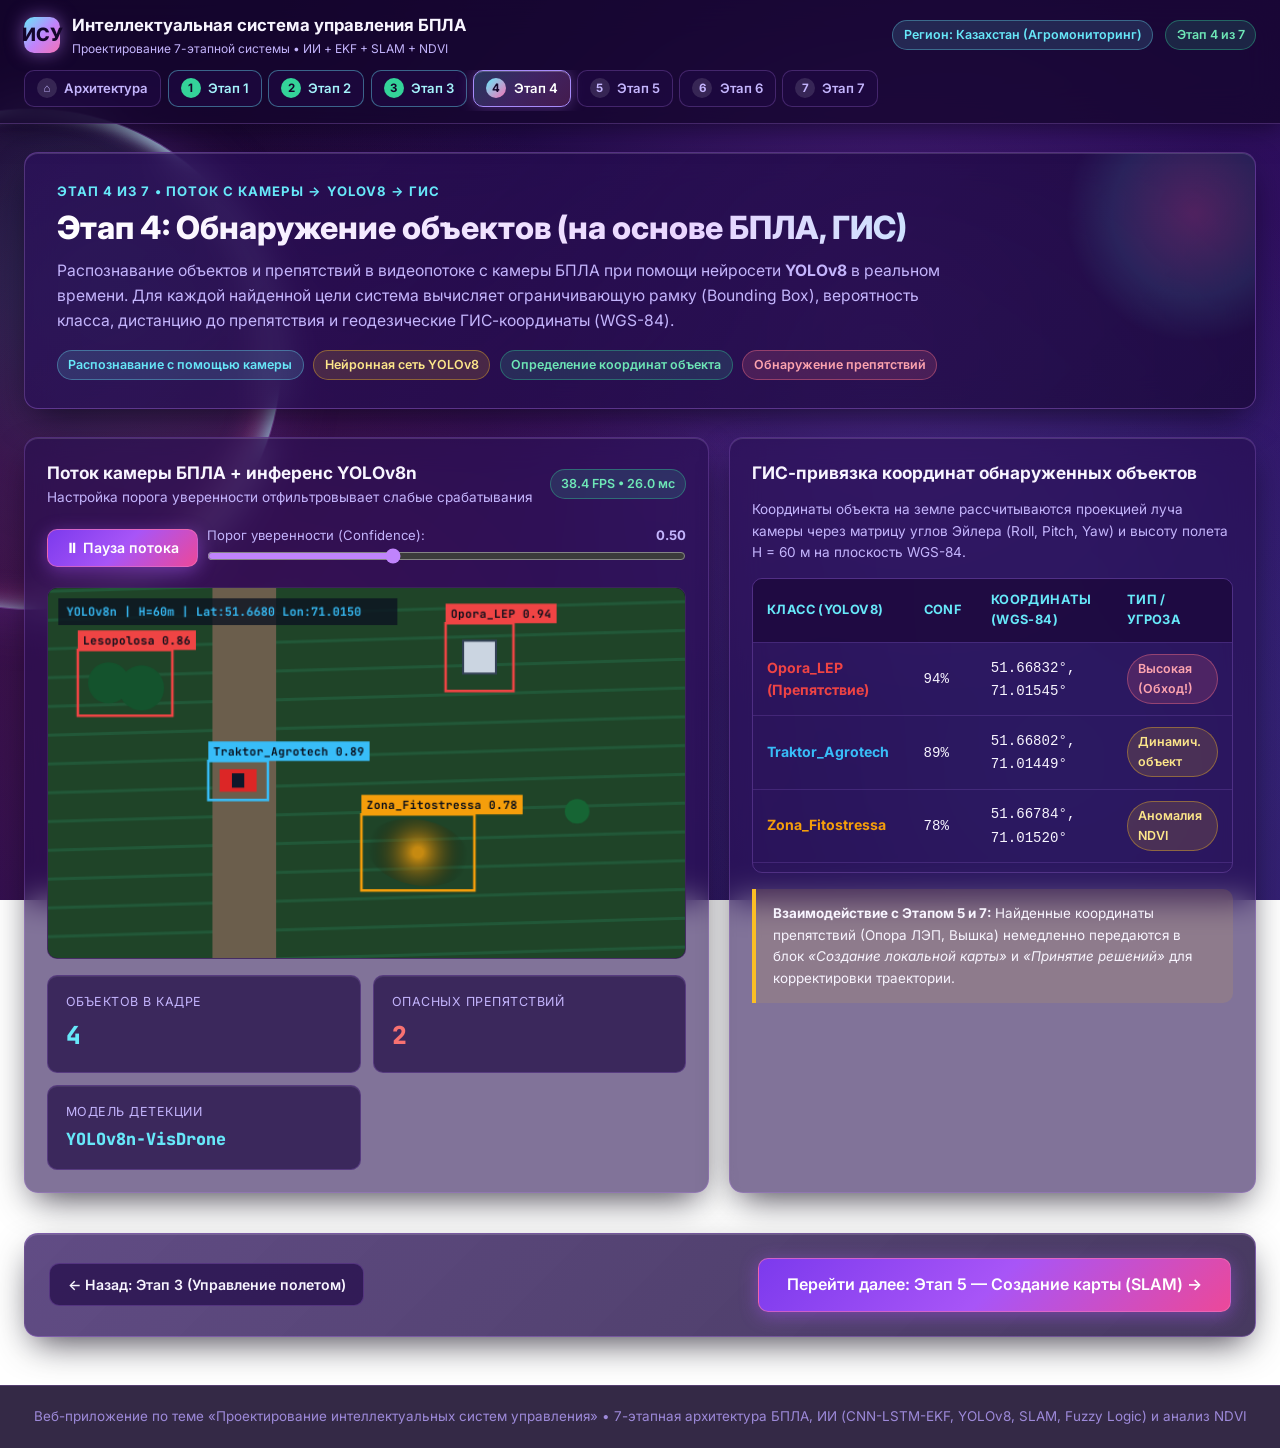
<file: stage4.html>
<!DOCTYPE html>
<html lang="ru">
<head>
  <meta charset="UTF-8" />
  <meta name="viewport" content="width=device-width, initial-scale=1.0" />
  <title>Этап 4: Обнаружение объектов (YOLOv8) — ИСУ БПЛА</title>
  <link href="https://fonts.googleapis.com/css2?family=Inter:wght@400;500;600;700;800&family=JetBrains+Mono:wght@400;600;700&display=swap" rel="stylesheet">
  <link rel="stylesheet" href="assets/style.css" />
</head>
<body>
  <header id="app-header" class="site-header"></header>

  <main class="container">
    <section class="hero">
      <div class="hero-kicker">Этап 4 из 7 • Поток с камеры → YOLOv8 → ГИС</div>
      <h1>Этап 4: Обнаружение объектов (на основе БПЛА, ГИС)</h1>
      <p>
        Распознавание объектов и препятствий в видеопотоке с камеры БПЛА при помощи нейросети <strong>YOLOv8</strong>
        в реальном времени. Для каждой найденной цели система вычисляет ограничивающую рамку (Bounding Box),
        вероятность класса, дистанцию до препятствия и геодезические ГИС-координаты (WGS-84).
      </p>
      <div class="hero-tasks">
        <span class="badge">Распознавание с помощью камеры</span>
        <span class="badge badge-amber">Нейронная сеть YOLOv8</span>
        <span class="badge badge-green">Определение координат объекта</span>
        <span class="badge badge-red">Обнаружение препятствий</span>
      </div>
    </section>

    <div class="grid grid-2" style="grid-template-columns: 1.3fr 1fr;">
      <!-- Видеопоток YOLOv8 -->
      <div class="card">
        <div class="card-header">
          <div>
            <div class="card-title">Поток камеры БПЛА + инференс YOLOv8n</div>
            <div class="card-subtitle">Настройка порога уверенности отфильтровывает слабые срабатывания</div>
          </div>
          <span class="badge badge-green" id="yolo-fps">38.4 FPS • 26.0 мс</span>
        </div>

        <div class="controls-row">
          <button class="btn btn-primary" id="btn-yolo-toggle">⏸ Пауза потока</button>
          <div style="flex:1; min-width:200px;">
            <label style="font-size:0.82rem; color:var(--text-muted); display:flex; justify-content:space-between;">
              <span>Порог уверенности (Confidence):</span>
              <strong id="conf-val">0.50</strong>
            </label>
            <input type="range" id="yolo-conf" min="0.25" max="0.90" step="0.05" value="0.50" />
          </div>
        </div>

        <div class="canvas-wrap">
          <canvas id="yolo-canvas" width="620" height="360" class="sim-canvas"></canvas>
        </div>

        <div class="grid grid-3" style="gap:0.75rem; margin-top:1rem;">
          <div class="kpi-card">
            <div class="kpi-label">Объектов в кадре</div>
            <div class="kpi-val" id="yolo-count">4</div>
          </div>
          <div class="kpi-card">
            <div class="kpi-label">Опасных препятствий</div>
            <div class="kpi-val" id="yolo-obs-cnt" style="color:#f87171;">2</div>
          </div>
          <div class="kpi-card">
            <div class="kpi-label">Модель детекции</div>
            <div class="kpi-val" style="font-size:1.05rem;">YOLOv8n-VisDrone</div>
          </div>
        </div>
      </div>

      <!-- Локальная ГИС-привязка и классы -->
      <div class="card">
        <div class="card-title" style="margin-bottom:0.75rem;">ГИС-привязка координат обнаруженных объектов</div>
        <p style="font-size:0.85rem; color:var(--text-muted); margin-bottom:0.85rem;">
          Координаты объекта на земле рассчитываются проекцией луча камеры через матрицу углов Эйлера (Roll, Pitch, Yaw) и высоту полета H = 60 м на плоскость WGS-84.
        </p>

        <div class="table-wrap" style="max-height: 295px; overflow-y: auto;">
          <table>
            <thead>
              <tr>
                <th>Класс (YOLOv8)</th>
                <th>Conf</th>
                <th>Координаты (WGS-84)</th>
                <th>Тип / Угроза</th>
              </tr>
            </thead>
            <tbody id="yolo-tbody"></tbody>
          </table>
        </div>

        <div class="callout callout-amber" style="margin-top: 1rem; font-size:0.84rem;">
          <strong>Взаимодействие с Этапом 5 и 7:</strong> Найденные координаты препятствий (Опора ЛЭП, Вышка) немедленно передаются в блок <em>«Создание локальной карты»</em> и <em>«Принятие решений»</em> для корректировки траектории.
        </div>
      </div>
    </div>

    <div id="stage-footer"></div>
  </main>

  <footer id="site-footer" class="site-footer"></footer>

  <script src="assets/app.js"></script>
  <script>
    initPage(4);

    const canvas = document.getElementById('yolo-canvas');
    const ctx = canvas.getContext('2d');
    let running = true;
    let scrollY = 0;

    // Виртуальные объекты на поле
    const worldObjects = [
      { id: 1, cls: 'Opora_LEP (Препятствие)', conf: 0.94, w: 66, h: 66, x: 420, baseY: 90, color: '#ef4444', threat: 'Высокая (Обход!)', type: 'tower' },
      { id: 2, cls: 'Traktor_Agrotech', conf: 0.89, w: 58, h: 38, x: 185, baseY: 210, color: '#38bdf8', threat: 'Динамич. объект', type: 'tractor' },
      { id: 3, cls: 'Zona_Fitostressa', conf: 0.78, w: 110, h: 74, x: 360, baseY: 280, color: '#f59e0b', threat: 'Аномалия NDVI', type: 'stress' },
      { id: 4, cls: 'Lesopolosa (Препятствие)', conf: 0.86, w: 92, h: 64, x: 75, baseY: 115, color: '#ef4444', threat: 'Средняя (H=16м)', type: 'trees' },
      { id: 5, cls: 'Kustarnik_Mal', conf: 0.41, w: 40, h: 36, x: 515, baseY: 240, color: '#94a3b8', threat: 'Низкий риск', type: 'bush' }
    ];

    const baseLat = 51.6680, baseLon = 71.0150;

    document.getElementById('btn-yolo-toggle').addEventListener('click', e => {
      running = !running;
      e.target.textContent = running ? '⏸ Пауза потока' : '▶ Продолжить поток';
    });

    function drawYolo() {
      if (running) scrollY = (scrollY + 1.15) % 420;
      const confThresh = parseFloat(document.getElementById('yolo-conf').value);
      document.getElementById('conf-val').textContent = confThresh.toFixed(2);

      // Фон агрополя
      ctx.fillStyle = '#1f4428';
      ctx.fillRect(0, 0, canvas.width, canvas.height);

      // Движущиеся борозды поля
      ctx.strokeStyle = 'rgba(52, 211, 153, 0.14)';
      ctx.lineWidth = 3;
      for (let y = -40; y < canvas.height + 60; y += 28) {
        const yy = (y + scrollY) % (canvas.height + 60) - 30;
        ctx.beginPath();
        ctx.moveTo(0, yy);
        ctx.lineTo(canvas.width, yy - 18);
        ctx.stroke();
      }

      // Дорога
      ctx.fillStyle = '#6b5e4c';
      ctx.fillRect(160, 0, 62, canvas.height);

      const activeDetections = [];

      worldObjects.forEach(obj => {
        const cy = ((obj.baseY + scrollY) % 420) - 40;
        if (cy < -60 || cy > canvas.height + 40) return;

        // Рисуем сам визуальный объект на земле
        ctx.save();
        if (obj.type === 'tower') {
          ctx.fillStyle = '#cbd5e1';
          ctx.fillRect(obj.x - 16, cy - 16, 32, 32);
          ctx.strokeStyle = '#334155'; ctx.lineWidth = 2;
          ctx.strokeRect(obj.x - 16, cy - 16, 32, 32);
        } else if (obj.type === 'tractor') {
          ctx.fillStyle = '#dc2626';
          ctx.fillRect(obj.x - 18, cy - 11, 36, 22);
          ctx.fillStyle = '#0f172a';
          ctx.fillRect(obj.x - 6, cy - 7, 12, 14);
        } else if (obj.type === 'stress') {
          const g = ctx.createRadialGradient(obj.x, cy, 5, obj.x, cy, 48);
          g.addColorStop(0, 'rgba(245, 158, 11, 0.78)');
          g.addColorStop(1, 'rgba(0,0,0,0)');
          ctx.fillStyle = g;
          ctx.beginPath(); ctx.ellipse(obj.x, cy, 50, 32, 0.2, 0, Math.PI * 2); ctx.fill();
        } else if (obj.type === 'trees') {
          ctx.fillStyle = '#14532d';
          ctx.beginPath(); ctx.arc(obj.x - 16, cy, 20, 0, Math.PI * 2); ctx.arc(obj.x + 16, cy + 5, 22, 0, Math.PI * 2); ctx.fill();
        } else {
          ctx.fillStyle = '#166534';
          ctx.beginPath(); ctx.arc(obj.x, cy, 12, 0, Math.PI * 2); ctx.fill();
        }
        ctx.restore();

        // Фильтр по confidence threshold
        if (obj.conf >= confThresh) {
          const bx = obj.x - obj.w / 2;
          const by = cy - obj.h / 2;
          ctx.strokeStyle = obj.color;
          ctx.lineWidth = 2.5;
          ctx.strokeRect(bx, by, obj.w, obj.h);

          const label = `${obj.cls.split(' ')[0]} ${obj.conf.toFixed(2)}`;
          ctx.font = 'bold 11px JetBrains Mono';
          const tw = ctx.measureText(label).width + 10;
          ctx.fillStyle = obj.color;
          ctx.fillRect(bx, by - 19, tw, 19);
          ctx.fillStyle = '#090e1a';
          ctx.fillText(label, bx + 5, by - 5);

          // Расчет ГИС-координат объекта (WGS-84)
          const dLat = ((180 - cy) * 0.28) / 111320;
          const dLon = ((obj.x - 310) * 0.28) / (111320 * Math.cos(deg2rad(baseLat)));
          activeDetections.push({
            ...obj,
            lat: baseLat + dLat + scrollY * 0.000002,
            lon: baseLon + dLon
          });
        }
      });

      // Телеметрия поверх кадра
      ctx.fillStyle = 'rgba(11, 17, 32, 0.78)';
      ctx.fillRect(10, 10, 330, 26);
      ctx.fillStyle = '#38bdf8';
      ctx.font = 'bold 11.5px JetBrains Mono';
      ctx.fillText(`YOLOv8n | H=60m | Lat:${baseLat.toFixed(4)} Lon:${baseLon.toFixed(4)}`, 18, 27);

      // Обновляем счетчики и таблицу
      document.getElementById('yolo-count').textContent = activeDetections.length;
      document.getElementById('yolo-obs-cnt').textContent = activeDetections.filter(d => d.color === '#ef4444').length;

      document.getElementById('yolo-tbody').innerHTML = activeDetections.length ? activeDetections.map(d => `
        <tr>
          <td><strong style="color:${d.color}">${d.cls}</strong></td>
          <td><code>${(d.conf * 100).toFixed(0)}%</code></td>
          <td><code>${d.lat.toFixed(5)}°, ${d.lon.toFixed(5)}°</code></td>
          <td><span class="badge ${d.color === '#ef4444' ? 'badge-red' : 'badge-amber'}">${d.threat}</span></td>
        </tr>
      `).join('') : '<tr><td colspan="4" style="text-align:center; color:var(--text-muted);">Нет объектов выше порога уверенности</td></tr>';

      requestAnimationFrame(drawYolo);
    }
    drawYolo();
  </script>
</body>
</html>
</file>
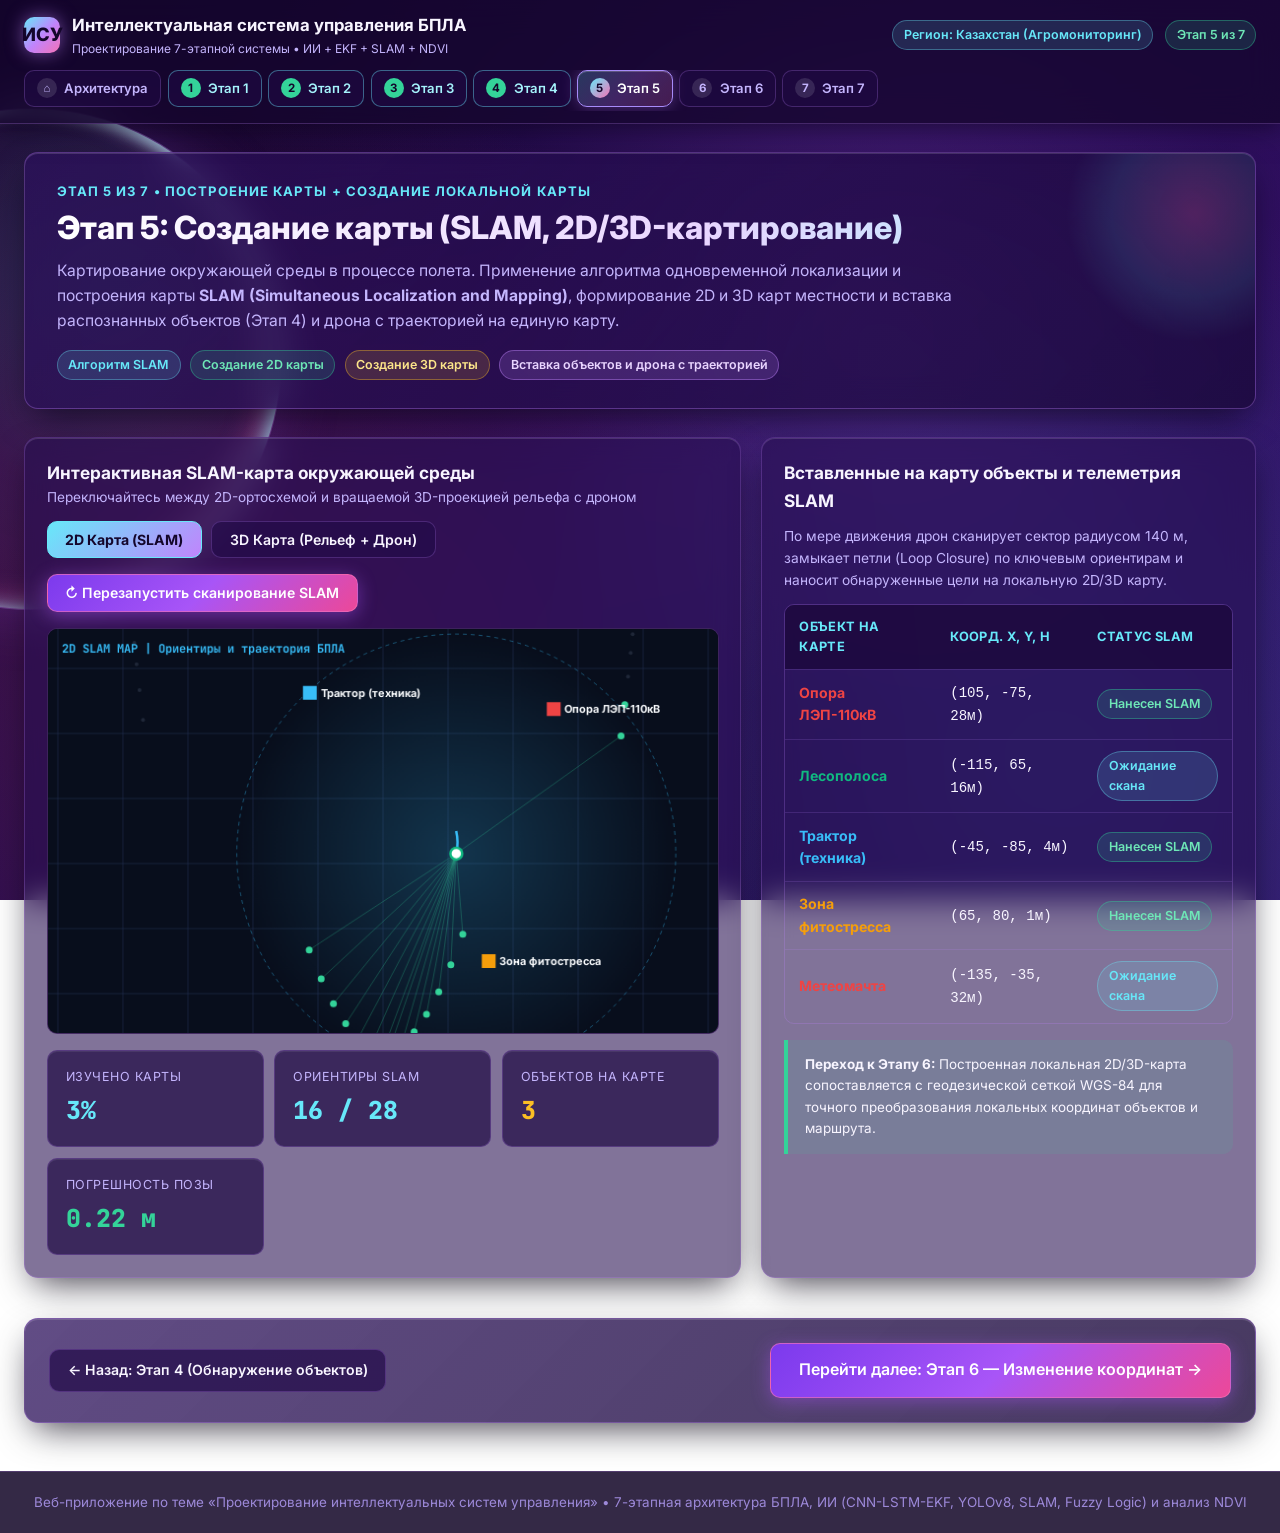
<file: stage5.html>
<!DOCTYPE html>
<html lang="ru">
<head>
  <meta charset="UTF-8" />
  <meta name="viewport" content="width=device-width, initial-scale=1.0" />
  <title>Этап 5: Создание карты (SLAM 2D/3D) — ИСУ БПЛА</title>
  <link href="https://fonts.googleapis.com/css2?family=Inter:wght@400;500;600;700;800&family=JetBrains+Mono:wght@400;600;700&display=swap" rel="stylesheet">
  <link rel="stylesheet" href="assets/style.css" />
</head>
<body>
  <header id="app-header" class="site-header"></header>

  <main class="container">
    <section class="hero">
      <div class="hero-kicker">Этап 5 из 7 • Построение карты + Создание локальной карты</div>
      <h1>Этап 5: Создание карты (SLAM, 2D/3D-картирование)</h1>
      <p>
        Картирование окружающей среды в процессе полета. Применение алгоритма одновременной локализации и
        построения карты <strong>SLAM (Simultaneous Localization and Mapping)</strong>, формирование 2D и 3D карт
        местности и вставка распознанных объектов (Этап 4) и дрона с траекторией на единую карту.
      </p>
      <div class="hero-tasks">
        <span class="badge">Алгоритм SLAM</span>
        <span class="badge badge-green">Создание 2D карты</span>
        <span class="badge badge-amber">Создание 3D карты</span>
        <span class="badge badge-purple">Вставка объектов и дрона с траекторией</span>
      </div>
    </section>

    <div class="grid grid-2" style="grid-template-columns: 1.45fr 1fr;">
      <!-- 2D / 3D SLAM Canvas -->
      <div class="card">
        <div class="card-header">
          <div>
            <div class="card-title">Интерактивная SLAM-карта окружающей среды</div>
            <div class="card-subtitle">Переключайтесь между 2D-ортосхемой и вращаемой 3D-проекцией рельефа с дроном</div>
          </div>
          <div class="controls-row" style="margin:0;">
            <button class="btn active-btn view-btn" data-view="2d">2D Карта (SLAM)</button>
            <button class="btn view-btn" data-view="3d">3D Карта (Рельеф + Дрон)</button>
          </div>
        </div>

        <div class="controls-row">
          <button class="btn btn-primary" id="btn-slam-reset">↻ Перезапустить сканирование SLAM</button>
          <div id="ctrl-3d" style="display:none; flex:1; gap:1rem; align-items:center; flex-wrap:wrap;">
            <label style="font-size:0.82rem; color:var(--text-muted);">
              Поворот 3D (°):
              <input type="range" id="rot-yaw" min="-180" max="180" value="35" style="width:130px; vertical-align:middle;" />
            </label>
            <label style="font-size:0.82rem; color:var(--text-muted);">
              Наклон (°):
              <input type="range" id="rot-pitch" min="15" max="75" value="38" style="width:110px; vertical-align:middle;" />
            </label>
          </div>
        </div>

        <div class="canvas-wrap">
          <canvas id="slam-canvas" width="680" height="410" class="sim-canvas"></canvas>
        </div>

        <div class="grid grid-4" style="gap:0.65rem; margin-top:1rem;">
          <div class="kpi-card">
            <div class="kpi-label">Изучено карты</div>
            <div class="kpi-val" id="slam-cov">0%</div>
          </div>
          <div class="kpi-card">
            <div class="kpi-label">Ориентиры SLAM</div>
            <div class="kpi-val" id="slam-lm">0 / 28</div>
          </div>
          <div class="kpi-card">
            <div class="kpi-label">Объектов на карте</div>
            <div class="kpi-val" id="slam-objs" style="color:#fbbf24;">0</div>
          </div>
          <div class="kpi-card">
            <div class="kpi-label">Погрешность позы</div>
            <div class="kpi-val" id="slam-err" style="color:#34d399;">0.14 м</div>
          </div>
        </div>
      </div>

      <!-- Список объектов и описание SLAM -->
      <div class="card">
        <div class="card-title" style="margin-bottom:0.65rem;">Вставленные на карту объекты и телеметрия SLAM</div>
        <p style="font-size:0.86rem; color:var(--text-muted); margin-bottom:0.85rem;">
          По мере движения дрон сканирует сектор радиусом 140 м, замыкает петли (Loop Closure) по ключевым ориентирам и наносит обнаруженные цели на локальную 2D/3D карту.
        </p>

        <div class="table-wrap" style="margin-bottom: 1rem;">
          <table>
            <thead>
              <tr>
                <th>Объект на карте</th>
                <th>Коорд. X, Y, H</th>
                <th>Статус SLAM</th>
              </tr>
            </thead>
            <tbody id="slam-tbody"></tbody>
          </table>
        </div>

        <div class="callout callout-green" style="font-size:0.84rem;">
          <strong>Переход к Этапу 6:</strong> Построенная локальная 2D/3D-карта сопоставляется с геодезической сеткой WGS-84 для точного преобразования локальных координат объектов и маршрута.
        </div>
      </div>
    </div>

    <div id="stage-footer"></div>
  </main>

  <footer id="site-footer" class="site-footer"></footer>

  <script src="assets/app.js"></script>
  <script>
    initPage(5);

    const canvas = document.getElementById('slam-canvas');
    const ctx = canvas.getContext('2d');
    let viewMode = '2d';
    let progress = 0;

    // 28 случайных SLAM-ориентиров (landmarks) на полигоне [-180..180]
    const landmarks = Array.from({ length: 28 }, (_, i) => ({
      x: Math.sin(i * 4.7) * 155,
      y: Math.cos(i * 3.1) * 135,
      z: 2 + Math.abs(Math.sin(i * 2.3)) * 12,
      discovered: false
    }));

    // Объекты (с Этапа 4), вставляемые на карту
    const mapObjects = [
      { id: 'OBJ-1', name: 'Опора ЛЭП-110кВ', x: 105, y: -75, z: 28, color: '#ef4444', discovered: false },
      { id: 'OBJ-2', name: 'Лесополоса', x: -115, y: 65, z: 16, color: '#10b981', discovered: false },
      { id: 'OBJ-3', name: 'Трактор (техника)', x: -45, y: -85, z: 4, color: '#38bdf8', discovered: false },
      { id: 'OBJ-4', name: 'Зона фитостресса', x: 65, y: 80, z: 1, color: '#f59e0b', discovered: false },
      { id: 'OBJ-5', name: 'Метеомачта', x: -135, y: -35, z: 32, color: '#ef4444', discovered: false }
    ];

    // Траектория дрона (спираль / галсы)
    const pathPts = [];
    for (let i = 0; i <= 140; i++) {
      const a = (i / 140) * Math.PI * 4;
      const r = 45 + (i / 140) * 110;
      pathPts.push({
        x: r * Math.cos(a),
        y: r * Math.sin(a) * 0.82,
        z: 48 + 8 * Math.sin(a * 0.5)
      });
    }

    document.querySelectorAll('.view-btn').forEach(btn => {
      btn.addEventListener('click', () => {
        document.querySelectorAll('.view-btn').forEach(x => x.classList.remove('active-btn'));
        btn.classList.add('active-btn');
        viewMode = btn.dataset.view;
        document.getElementById('ctrl-3d').style.display = viewMode === '3d' ? 'flex' : 'none';
      });
    });

    document.getElementById('btn-slam-reset').addEventListener('click', () => {
      progress = 0;
      landmarks.forEach(l => l.discovered = false);
      mapObjects.forEach(o => o.discovered = false);
    });

    function project3D(x, y, z, yawDeg, pitchDeg) {
      const yaw = deg2rad(yawDeg);
      const pitch = deg2rad(pitchDeg);
      const xr = x * Math.cos(yaw) - y * Math.sin(yaw);
      const yr = x * Math.sin(yaw) + y * Math.cos(yaw);
      const yp = yr * Math.sin(pitch) - z * Math.cos(pitch);
      const scale = 1.25;
      return {
        sx: canvas.width / 2 + xr * scale,
        sy: canvas.height / 2 + 45 + yp * scale
      };
    }

    function terrainHeight(x, y) {
      return 6 * Math.sin(x * 0.022) * Math.cos(y * 0.022) + 3 * Math.cos((x + y) * 0.018);
    }

    function updateTable() {
      document.getElementById('slam-tbody').innerHTML = mapObjects.map(o => `
        <tr>
          <td><strong style="color:${o.color}">${o.name}</strong></td>
          <td><code>(${o.x}, ${o.y}, ${o.z}м)</code></td>
          <td><span class="badge ${o.discovered ? 'badge-green' : ''}">${o.discovered ? 'Нанесен SLAM' : 'Ожидание скана'}</span></td>
        </tr>
      `).join('');
    }

    function animate() {
      if (progress < pathPts.length - 1) {
        progress = Math.min(pathPts.length - 1, progress + 0.25);
      }
      const idx = Math.floor(progress);
      const drone = pathPts[idx];

      // Обнаружение ориентиров и объектов в радиусе сканера SLAM (135 м)
      landmarks.forEach(l => {
        if (Math.hypot(l.x - drone.x, l.y - drone.y) < 135) l.discovered = true;
      });
      mapObjects.forEach(o => {
        if (Math.hypot(o.x - drone.x, o.y - drone.y) < 135) o.discovered = true;
      });

      const lmCount = landmarks.filter(l => l.discovered).length;
      const objCount = mapObjects.filter(o => o.discovered).length;
      document.getElementById('slam-cov').textContent = Math.round((progress / (pathPts.length - 1)) * 100) + '%';
      document.getElementById('slam-lm').textContent = `${lmCount} / ${landmarks.length}`;
      document.getElementById('slam-objs').textContent = objCount;
      document.getElementById('slam-err').textContent = (0.35 - 0.22 * (lmCount / landmarks.length)).toFixed(2) + ' м';
      updateTable();

      ctx.fillStyle = '#080e1c';
      ctx.fillRect(0, 0, canvas.width, canvas.height);

      if (viewMode === '2d') {
        const cx = canvas.width / 2, cy = canvas.height / 2;
        const sc = 1.65;
        const to2D = (x, y) => [cx + x * sc, cy + y * sc];

        // Сетка 2D
        ctx.strokeStyle = 'rgba(38, 54, 89, 0.5)';
        ctx.lineWidth = 1;
        for (let gx = -200; gx <= 200; gx += 40) {
          const [sx] = to2D(gx, 0);
          ctx.beginPath(); ctx.moveTo(sx, 0); ctx.lineTo(sx, canvas.height); ctx.stroke();
        }
        for (let gy = -140; gy <= 140; gy += 40) {
          const [, sy] = to2D(0, gy);
          ctx.beginPath(); ctx.moveTo(0, sy); ctx.lineTo(canvas.width, sy); ctx.stroke();
        }

        // Зона сканирования SLAM вокруг дрона
        const [dx2, dy2] = to2D(drone.x, drone.y);
        const radPx = 135 * sc;
        const grad = ctx.createRadialGradient(dx2, dy2, 5, dx2, dy2, radPx);
        grad.addColorStop(0, 'rgba(56, 189, 248, 0.22)');
        grad.addColorStop(1, 'rgba(56, 189, 248, 0)');
        ctx.fillStyle = grad;
        ctx.beginPath(); ctx.arc(dx2, dy2, radPx, 0, Math.PI * 2); ctx.fill();
        ctx.strokeStyle = 'rgba(56, 189, 248, 0.4)';
        ctx.setLineDash([4, 4]);
        ctx.stroke();
        ctx.setLineDash([]);

        // Ориентиры SLAM
        landmarks.forEach(l => {
          const [lx, ly] = to2D(l.x, l.y);
          ctx.fillStyle = l.discovered ? '#34d399' : 'rgba(100,116,139,0.25)';
          ctx.beginPath(); ctx.arc(lx, ly, l.discovered ? 3.5 : 2, 0, Math.PI * 2); ctx.fill();
          if (l.discovered && Math.hypot(l.x - drone.x, l.y - drone.y) < 135) {
            ctx.strokeStyle = 'rgba(52, 211, 153, 0.28)';
            ctx.lineWidth = 1;
            ctx.beginPath(); ctx.moveTo(dx2, dy2); ctx.lineTo(lx, ly); ctx.stroke();
          }
        });

        // Траектория дрона
        ctx.strokeStyle = '#38bdf8';
        ctx.lineWidth = 2.5;
        ctx.beginPath();
        for (let i = 0; i <= idx; i++) {
          const [px, py] = to2D(pathPts[i].x, pathPts[i].y);
          if (i === 0) ctx.moveTo(px, py); else ctx.lineTo(px, py);
        }
        ctx.stroke();

        // Объекты
        mapObjects.forEach(o => {
          if (!o.discovered) return;
          const [ox, oy] = to2D(o.x, o.y);
          ctx.fillStyle = o.color;
          ctx.fillRect(ox - 7, oy - 7, 14, 14);
          ctx.fillStyle = '#f8fafc';
          ctx.font = 'bold 11px Inter';
          ctx.fillText(o.name, ox + 11, oy + 4);
        });

        // Дрон
        ctx.fillStyle = '#fff';
        ctx.beginPath(); ctx.arc(dx2, dy2, 6, 0, Math.PI * 2); ctx.fill();
        ctx.strokeStyle = '#10b981'; ctx.lineWidth = 2.5; ctx.stroke();
        ctx.fillStyle = '#38bdf8';
        ctx.font = 'bold 12px JetBrains Mono';
        ctx.fillText('2D SLAM MAP | Ориентиры и траектория БПЛА', 14, 24);
      } else {
        // 3D Карта
        const yaw = parseFloat(document.getElementById('rot-yaw').value);
        const pitch = parseFloat(document.getElementById('rot-pitch').value);

        // 3D Сетка рельефа (ЦМР)
        ctx.strokeStyle = 'rgba(56, 189, 248, 0.25)';
        ctx.lineWidth = 1;
        const step = 30;
        for (let x = -180; x <= 180; x += step) {
          ctx.beginPath();
          for (let y = -150; y <= 150; y += step) {
            const p = project3D(x, y, terrainHeight(x, y), yaw, pitch);
            if (y === -150) ctx.moveTo(p.sx, p.sy); else ctx.lineTo(p.sx, p.sy);
          }
          ctx.stroke();
        }
        for (let y = -150; y <= 150; y += step) {
          ctx.beginPath();
          for (let x = -180; x <= 180; x += step) {
            const p = project3D(x, y, terrainHeight(x, y), yaw, pitch);
            if (x === -180) ctx.moveTo(p.sx, p.sy); else ctx.lineTo(p.sx, p.sy);
          }
          ctx.stroke();
        }

        // Ориентиры SLAM на рельефе
        landmarks.forEach(l => {
          if (!l.discovered) return;
          const p = project3D(l.x, l.y, terrainHeight(l.x, l.y) + l.z * 0.4, yaw, pitch);
          ctx.fillStyle = '#34d399';
          ctx.beginPath(); ctx.arc(p.sx, p.sy, 2.8, 0, Math.PI * 2); ctx.fill();
        });

        // Вставленные 3D объекты (столбики/объемы)
        mapObjects.forEach(o => {
          if (!o.discovered) return;
          const baseZ = terrainHeight(o.x, o.y);
          const p0 = project3D(o.x, o.y, baseZ, yaw, pitch);
          const p1 = project3D(o.x, o.y, baseZ + o.z * 1.4, yaw, pitch);
          ctx.strokeStyle = o.color;
          ctx.lineWidth = 5;
          ctx.beginPath(); ctx.moveTo(p0.sx, p0.sy); ctx.lineTo(p1.sx, p1.sy); ctx.stroke();
          ctx.fillStyle = o.color;
          ctx.beginPath(); ctx.arc(p1.sx, p1.sy, 5, 0, Math.PI * 2); ctx.fill();
          ctx.fillStyle = '#f8fafc';
          ctx.font = 'bold 11px Inter';
          ctx.fillText(`${o.name} (${o.z}м)`, p1.sx + 8, p1.sy);
        });

        // 3D Траектория и ее проекция на землю
        ctx.strokeStyle = 'rgba(148,163,184,0.3)';
        ctx.lineWidth = 1.5;
        ctx.beginPath();
        for (let i = 0; i <= idx; i++) {
          const pt = pathPts[i];
          const p = project3D(pt.x, pt.y, terrainHeight(pt.x, pt.y), yaw, pitch);
          if (i === 0) ctx.moveTo(p.sx, p.sy); else ctx.lineTo(p.sx, p.sy);
        }
        ctx.stroke();

        ctx.strokeStyle = '#38bdf8';
        ctx.lineWidth = 3;
        ctx.beginPath();
        for (let i = 0; i <= idx; i++) {
          const pt = pathPts[i];
          const p = project3D(pt.x, pt.y, pt.z, yaw, pitch);
          if (i === 0) ctx.moveTo(p.sx, p.sy); else ctx.lineTo(p.sx, p.sy);
        }
        ctx.stroke();

        // 3D Дрон и луч проекции вниз
        const dp = project3D(drone.x, drone.y, drone.z, yaw, pitch);
        const gp = project3D(drone.x, drone.y, terrainHeight(drone.x, drone.y), yaw, pitch);
        ctx.strokeStyle = 'rgba(16, 185, 129, 0.55)';
        ctx.setLineDash([4, 4]);
        ctx.lineWidth = 1.5;
        ctx.beginPath(); ctx.moveTo(dp.sx, dp.sy); ctx.lineTo(gp.sx, gp.sy); ctx.stroke();
        ctx.setLineDash([]);

        // Корпус 3D дрона
        ctx.fillStyle = '#10b981';
        ctx.strokeStyle = '#fff';
        ctx.lineWidth = 2;
        ctx.beginPath(); ctx.arc(dp.sx, dp.sy, 7, 0, Math.PI * 2); ctx.fill(); ctx.stroke();

        ctx.fillStyle = '#fbbf24';
        ctx.font = 'bold 12px JetBrains Mono';
        ctx.fillText(`3D SLAM MAP | Yaw:${yaw}° Pitch:${pitch}° | H=${drone.z.toFixed(0)}м`, 14, 24);
      }

      requestAnimationFrame(animate);
    }
    animate();
  </script>
</body>
</html>
</file>
<file: assets/style.css>
:root {
  --bg-main: #15062d;
  --bg-surface: rgba(33, 12, 70, 0.72);
  --bg-card: rgba(38, 14, 80, 0.58);
  --bg-card-hover: rgba(54, 21, 108, 0.72);
  --bg-input: rgba(20, 6, 44, 0.85);
  --border: rgba(192, 132, 252, 0.24);
  --border-accent: #7dd3fc;
  --text-main: #f8f5ff;
  --text-muted: #c4b5fd;
  --text-dim: #9d89d9;
  --primary: #67e8f9;
  --primary-dark: #a855f7;
  --accent-green: #34d399;
  --accent-amber: #fbbf24;
  --accent-red: #fb7185;
  --accent-purple: #c084fc;
  --accent-pink: #f472b6;
  --shadow: 0 14px 36px -10px rgba(7, 2, 18, 0.78), inset 0 1px 0 rgba(255, 255, 255, 0.14);
  --radius: 14px;
  --radius-sm: 10px;
  --font-sans: 'Inter', -apple-system, BlinkMacSystemFont, 'Segoe UI', Roboto, sans-serif;
  --font-mono: 'JetBrains Mono', 'Fira Code', Consolas, monospace;
}

* {
  box-sizing: border-box;
  margin: 0;
  padding: 0;
}

html {
  scroll-behavior: smooth;
}

body {
  font-family: var(--font-sans);
  background:
    radial-gradient(circle at 68% 36%, rgba(168, 85, 247, 0.28) 0%, rgba(109, 40, 217, 0.08) 38%, transparent 64%),
    radial-gradient(circle at 18% 72%, rgba(236, 72, 153, 0.22) 0%, transparent 48%),
    radial-gradient(circle at 82% 84%, rgba(56, 189, 248, 0.16) 0%, transparent 45%),
    linear-gradient(135deg, #110426 0%, #240b4c 48%, #341166 100%);
  background-attachment: fixed;
  color: var(--text-main);
  line-height: 1.6;
  min-height: 100vh;
  display: flex;
  flex-direction: column;
  position: relative;
  overflow-x: hidden;
}

/* Декоративный полупрозрачный стеклянный сферический блик с радужным ободком по референсу */
body::before {
  content: '';
  position: fixed;
  top: 12vh;
  left: -220px;
  width: 500px;
  height: 500px;
  border-radius: 50%;
  background:
    radial-gradient(circle at 65% 35%, rgba(103, 232, 249, 0.16), rgba(192, 132, 252, 0.08) 45%, rgba(244, 114, 182, 0.04) 70%, transparent 75%);
  box-shadow:
    inset -6px 0 18px rgba(103, 232, 249, 0.55),
    inset -14px -8px 28px rgba(244, 114, 182, 0.42),
    inset -2px 4px 12px rgba(255, 255, 255, 0.55),
    0 0 60px rgba(168, 85, 247, 0.25);
  border: 1.5px solid rgba(192, 132, 252, 0.35);
  pointer-events: none;
  z-index: 0;
}

/* Легкая туманная пыльца как на референсе */
body::after {
  content: '';
  position: fixed;
  inset: 0;
  background-image:
    radial-gradient(1.5px 1.5px at 22% 28%, rgba(255, 255, 255, 0.22), transparent),
    radial-gradient(1px 1px at 48% 52%, rgba(192, 132, 252, 0.28), transparent),
    radial-gradient(1.5px 1.5px at 76% 24%, rgba(103, 232, 249, 0.22), transparent),
    radial-gradient(1px 1px at 64% 78%, rgba(244, 114, 182, 0.25), transparent);
  pointer-events: none;
  z-index: 0;
}

a {
  color: var(--primary);
  text-decoration: none;
}

a:hover {
  text-decoration: underline;
}

/* Header & Navigation */
.site-header {
  position: sticky;
  top: 0;
  z-index: 1000;
  background: rgba(21, 6, 45, 0.78);
  backdrop-filter: blur(18px);
  border-bottom: 1px solid rgba(192, 132, 252, 0.25);
  box-shadow: 0 4px 24px rgba(8, 2, 20, 0.55);
  padding: 0.75rem 1.5rem;
}

.header-inner {
  max-width: 1360px;
  margin: 0 auto;
  display: flex;
  flex-direction: column;
  gap: 0.75rem;
}

.header-top {
  display: flex;
  align-items: center;
  justify-content: space-between;
  flex-wrap: wrap;
  gap: 1rem;
}

.brand {
  display: flex;
  align-items: center;
  gap: 0.75rem;
  font-weight: 700;
  font-size: 1.05rem;
  color: var(--text-main);
  text-decoration: none;
}

.brand:hover {
  text-decoration: none;
  color: var(--primary);
}

.brand-icon {
  width: 36px;
  height: 36px;
  border-radius: 10px;
  background: linear-gradient(135deg, #67e8f9 0%, #c084fc 52%, #f472b6 100%);
  display: flex;
  align-items: center;
  justify-content: center;
  font-size: 1.15rem;
  color: #14062b;
  font-weight: 800;
  box-shadow: 0 0 18px rgba(192, 132, 252, 0.55);
}

.header-meta {
  display: flex;
  align-items: center;
  gap: 0.75rem;
  flex-wrap: wrap;
}

.badge {
  display: inline-flex;
  align-items: center;
  gap: 0.35rem;
  padding: 0.25rem 0.65rem;
  border-radius: 999px;
  font-size: 0.78rem;
  font-weight: 600;
  background: rgba(103, 232, 249, 0.14);
  color: var(--primary);
  border: 1px solid rgba(103, 232, 249, 0.35);
}

.badge-green {
  background: rgba(52, 211, 153, 0.15);
  color: #6ee7b7;
  border-color: rgba(52, 211, 153, 0.38);
}

.badge-amber {
  background: rgba(251, 191, 36, 0.15);
  color: #fde68a;
  border-color: rgba(251, 191, 36, 0.38);
}

.badge-red {
  background: rgba(251, 113, 133, 0.16);
  color: #fda4af;
  border-color: rgba(251, 113, 133, 0.42);
}

.badge-purple {
  background: rgba(192, 132, 252, 0.18);
  color: #e9d5ff;
  border-color: rgba(192, 132, 252, 0.42);
}

/* Stepper Pipeline Navigation */
.pipeline-nav {
  display: flex;
  align-items: center;
  gap: 0.4rem;
  overflow-x: auto;
  padding-bottom: 0.25rem;
  scrollbar-width: thin;
}

.step-pill {
  display: inline-flex;
  align-items: center;
  gap: 0.45rem;
  padding: 0.42rem 0.75rem;
  border-radius: var(--radius-sm);
  font-size: 0.82rem;
  font-weight: 600;
  color: var(--text-muted);
  background: rgba(31, 10, 66, 0.65);
  border: 1px solid var(--border);
  white-space: nowrap;
  transition: all 0.2s ease;
  text-decoration: none;
}

.step-pill:hover {
  background: var(--bg-card-hover);
  color: var(--text-main);
  border-color: var(--primary);
  text-decoration: none;
}

.step-pill.active {
  background: linear-gradient(135deg, rgba(103, 232, 249, 0.22), rgba(192, 132, 252, 0.24), rgba(244, 114, 182, 0.2));
  color: #fff;
  border-color: #a78bfa;
  box-shadow: 0 0 16px rgba(192, 132, 252, 0.35), inset 0 1px 0 rgba(255, 255, 255, 0.2);
}

.step-pill.done {
  border-color: rgba(103, 232, 249, 0.42);
  color: #a5f3fc;
}

.step-num {
  width: 20px;
  height: 20px;
  border-radius: 50%;
  background: rgba(255, 255, 255, 0.12);
  display: inline-flex;
  align-items: center;
  justify-content: center;
  font-size: 0.72rem;
  font-weight: 700;
}

.step-pill.active .step-num {
  background: linear-gradient(135deg, #67e8f9, #f472b6);
  color: #14062b;
}

.step-pill.done .step-num {
  background: var(--accent-green);
  color: #14062b;
}

/* Main Container */
.container {
  max-width: 1360px;
  width: 100%;
  margin: 0 auto;
  padding: 1.75rem 1.5rem 3rem;
  flex: 1;
  position: relative;
  z-index: 1;
}

/* Hero Banner */
.hero {
  background: linear-gradient(135deg, rgba(44, 16, 92, 0.72), rgba(25, 8, 56, 0.76));
  backdrop-filter: blur(16px);
  border: 1px solid rgba(192, 132, 252, 0.32);
  border-radius: var(--radius);
  padding: 1.75rem 2rem;
  margin-bottom: 1.75rem;
  box-shadow: var(--shadow);
  position: relative;
  overflow: hidden;
}

.hero::after {
  content: '';
  position: absolute;
  top: -70px;
  right: -70px;
  width: 260px;
  height: 260px;
  background: radial-gradient(circle, rgba(244, 114, 182, 0.22), rgba(103, 232, 249, 0.1) 45%, transparent 70%);
  pointer-events: none;
}

.hero-kicker {
  font-size: 0.82rem;
  text-transform: uppercase;
  letter-spacing: 0.08em;
  color: var(--primary);
  font-weight: 700;
  margin-bottom: 0.4rem;
}

.hero h1 {
  font-size: clamp(1.5rem, 2.5vw, 2.15rem);
  font-weight: 800;
  line-height: 1.25;
  margin-bottom: 0.65rem;
  background: linear-gradient(90deg, #ffffff 0%, #e9d5ff 55%, #a5f3fc 100%);
  -webkit-background-clip: text;
  -webkit-text-fill-color: transparent;
}

.hero p {
  color: var(--text-muted);
  max-width: 900px;
  font-size: 0.98rem;
}

.hero-tasks {
  display: flex;
  flex-wrap: wrap;
  gap: 0.6rem;
  margin-top: 1rem;
}

/* Cards & Grids */
.section-title {
  font-size: 1.3rem;
  font-weight: 700;
  margin: 2rem 0 1rem;
  display: flex;
  align-items: center;
  gap: 0.6rem;
  color: var(--text-main);
}

.section-title::before {
  content: '';
  width: 4px;
  height: 22px;
  background: linear-gradient(180deg, #67e8f9, #c084fc, #f472b6);
  border-radius: 4px;
}

.grid {
  display: grid;
  gap: 1.25rem;
}

.grid-2 {
  grid-template-columns: repeat(auto-fit, minmax(380px, 1fr));
}

.grid-3 {
  grid-template-columns: repeat(auto-fit, minmax(280px, 1fr));
}

.grid-4 {
  grid-template-columns: repeat(auto-fit, minmax(210px, 1fr));
}

@media (max-width: 600px) {
  .grid-2, .grid-3, .grid-4 {
    grid-template-columns: 1fr;
  }
}

.card {
  background: var(--bg-card);
  backdrop-filter: blur(16px);
  border: 1px solid var(--border);
  border-radius: var(--radius);
  padding: 1.35rem;
  box-shadow: var(--shadow);
}

.card-header {
  display: flex;
  align-items: center;
  justify-content: space-between;
  gap: 0.75rem;
  margin-bottom: 1rem;
  flex-wrap: wrap;
}

.card-title {
  font-size: 1.08rem;
  font-weight: 700;
  color: var(--text-main);
}

.card-subtitle {
  font-size: 0.85rem;
  color: var(--text-muted);
}

/* KPI Metrics */
.kpi-card {
  background: var(--bg-surface);
  border: 1px solid rgba(192, 132, 252, 0.22);
  border-radius: var(--radius-sm);
  padding: 1rem 1.15rem;
  box-shadow: inset 0 1px 0 rgba(255, 255, 255, 0.08);
}

.kpi-label {
  font-size: 0.78rem;
  color: var(--text-muted);
  text-transform: uppercase;
  letter-spacing: 0.04em;
}

.kpi-val {
  font-size: 1.55rem;
  font-weight: 800;
  font-family: var(--font-mono);
  margin-top: 0.25rem;
  color: var(--primary);
}

.kpi-desc {
  font-size: 0.78rem;
  color: var(--text-dim);
  margin-top: 0.2rem;
}

/* Controls & Buttons */
.btn {
  display: inline-flex;
  align-items: center;
  justify-content: center;
  gap: 0.5rem;
  padding: 0.58rem 1.1rem;
  border-radius: var(--radius-sm);
  font-family: inherit;
  font-size: 0.88rem;
  font-weight: 600;
  cursor: pointer;
  border: 1px solid var(--border);
  background: rgba(35, 12, 74, 0.72);
  color: var(--text-main);
  transition: all 0.2s ease;
  text-decoration: none;
}

.btn:hover {
  background: var(--bg-card-hover);
  border-color: var(--primary);
  text-decoration: none;
  box-shadow: 0 0 14px rgba(192, 132, 252, 0.25);
}

.btn-primary {
  background: linear-gradient(135deg, #7c3aed, #a855f7, #ec4899);
  border-color: rgba(244, 114, 182, 0.65);
  color: #fff;
  box-shadow: 0 4px 18px rgba(168, 85, 247, 0.45);
}

.btn-primary:hover {
  background: linear-gradient(135deg, #6d28d9, #9333ea, #db2777);
  transform: translateY(-1px);
}

.btn-success {
  background: linear-gradient(135deg, #059669, #10b981);
  border-color: #34d399;
  color: #fff;
  box-shadow: 0 4px 15px rgba(16, 185, 129, 0.3);
}

.btn-success:hover {
  background: linear-gradient(135deg, #047857, #059669);
  transform: translateY(-1px);
}

.btn-amber {
  background: rgba(251, 191, 36, 0.18);
  border-color: var(--accent-amber);
  color: #fde68a;
}

.btn-amber:hover {
  background: rgba(251, 191, 36, 0.3);
}

.btn-danger {
  background: rgba(251, 113, 133, 0.18);
  border-color: var(--accent-red);
  color: #fda4af;
}

.btn.active-btn {
  background: linear-gradient(135deg, #67e8f9, #c084fc);
  color: #14062b;
  border-color: #67e8f9;
  font-weight: 700;
}

.btn-lg {
  padding: 0.85rem 1.75rem;
  font-size: 1rem;
  border-radius: 10px;
}

.controls-row {
  display: flex;
  flex-wrap: wrap;
  gap: 0.6rem;
  align-items: center;
  margin-bottom: 1rem;
}

.control-group {
  display: flex;
  flex-direction: column;
  gap: 0.35rem;
  margin-bottom: 0.85rem;
}

.control-group label {
  font-size: 0.84rem;
  color: var(--text-muted);
  display: flex;
  justify-content: space-between;
}

input[type="range"] {
  width: 100%;
  accent-color: #c084fc;
  cursor: pointer;
}

input[type="number"], input[type="text"], select {
  background: var(--bg-input);
  border: 1px solid var(--border);
  color: var(--text-main);
  padding: 0.48rem 0.7rem;
  border-radius: 6px;
  font-family: var(--font-mono);
  font-size: 0.88rem;
}

input:focus, select:focus {
  outline: none;
  border-color: var(--primary);
}

/* Tables */
.table-wrap {
  overflow-x: auto;
  border-radius: var(--radius-sm);
  border: 1px solid var(--border);
}

table {
  width: 100%;
  border-collapse: collapse;
  font-size: 0.88rem;
}

th, td {
  padding: 0.7rem 0.9rem;
  text-align: left;
  border-bottom: 1px solid rgba(192, 132, 252, 0.16);
}

th {
  background: rgba(29, 10, 62, 0.88);
  color: var(--primary);
  font-weight: 700;
  font-size: 0.8rem;
  text-transform: uppercase;
  letter-spacing: 0.03em;
}

tr:hover td {
  background: rgba(192, 132, 252, 0.09);
}

tr:last-child td {
  border-bottom: none;
}

/* Canvas & Charts */
.canvas-wrap {
  position: relative;
  background: rgba(16, 5, 36, 0.88);
  border: 1px solid var(--border);
  border-radius: var(--radius-sm);
  overflow: hidden;
  display: flex;
  align-items: center;
  justify-content: center;
}

canvas.sim-canvas {
  display: block;
  width: 100%;
  height: auto;
}

.chart-box {
  position: relative;
  height: 300px;
  width: 100%;
}

.map-box {
  height: 440px;
  width: 100%;
  border-radius: var(--radius-sm);
  border: 1px solid var(--border);
  z-index: 1;
}

/* Code & Logs */
.terminal-log {
  background: rgba(13, 4, 30, 0.92);
  border: 1px solid var(--border);
  border-radius: var(--radius-sm);
  padding: 0.85rem 1rem;
  font-family: var(--font-mono);
  font-size: 0.8rem;
  color: #a7f3d0;
  max-height: 240px;
  overflow-y: auto;
  line-height: 1.5;
}

.terminal-log .log-warn { color: #fde68a; }
.terminal-log .log-err { color: #fda4af; }
.terminal-log .log-info { color: #67e8f9; }

pre.code-block {
  background: rgba(13, 4, 30, 0.92);
  border: 1px solid var(--border);
  border-radius: var(--radius-sm);
  padding: 1rem;
  font-family: var(--font-mono);
  font-size: 0.8rem;
  color: #ede9fe;
  overflow-x: auto;
  line-height: 1.5;
}

/* Tabs */
.tabs {
  display: flex;
  flex-wrap: wrap;
  gap: 0.5rem;
  border-bottom: 1px solid var(--border);
  padding-bottom: 0.75rem;
  margin-bottom: 1.25rem;
}

.tab-btn {
  padding: 0.5rem 0.95rem;
  border-radius: var(--radius-sm);
  background: var(--bg-surface);
  border: 1px solid var(--border);
  color: var(--text-muted);
  cursor: pointer;
  font-weight: 600;
  font-size: 0.86rem;
  transition: all 0.2s;
}

.tab-btn:hover {
  color: var(--text-main);
  border-color: var(--primary);
}

.tab-btn.active {
  background: linear-gradient(135deg, rgba(103, 232, 249, 0.22), rgba(192, 132, 252, 0.26));
  color: #fff;
  border-color: var(--primary);
}

.tab-panel {
  display: none;
}

.tab-panel.active {
  display: block;
}

/* Info Callout */
.callout {
  background: rgba(168, 85, 247, 0.12);
  border-left: 4px solid #c084fc;
  padding: 0.9rem 1.1rem;
  border-radius: 0 var(--radius-sm) var(--radius-sm) 0;
  margin: 1rem 0;
  font-size: 0.92rem;
}

.callout-green {
  background: rgba(52, 211, 153, 0.1);
  border-left-color: var(--accent-green);
}

.callout-amber {
  background: rgba(251, 191, 36, 0.1);
  border-left-color: var(--accent-amber);
}

/* Stage Footer Navigation */
.stage-footer-nav {
  margin-top: 2.5rem;
  padding: 1.5rem;
  background: linear-gradient(135deg, rgba(44, 16, 92, 0.75), rgba(25, 8, 56, 0.8));
  backdrop-filter: blur(16px);
  border: 1px solid rgba(192, 132, 252, 0.3);
  border-radius: var(--radius);
  box-shadow: var(--shadow);
  display: flex;
  align-items: center;
  justify-content: space-between;
  flex-wrap: wrap;
  gap: 1rem;
}

.site-footer {
  border-top: 1px solid rgba(192, 132, 252, 0.22);
  padding: 1.25rem 1.5rem;
  text-align: center;
  color: var(--text-dim);
  font-size: 0.84rem;
  background: rgba(17, 4, 38, 0.85);
  position: relative;
  z-index: 1;
}

/* Interactive Diagrams (SVG) */
.diagram-container {
  background: rgba(16, 5, 38, 0.85);
  border: 1px solid var(--border);
  border-radius: var(--radius);
  padding: 1rem;
  overflow-x: auto;
}

.diagram-node {
  cursor: pointer;
  transition: filter 0.2s, transform 0.2s;
}

.diagram-node:hover {
  filter: brightness(1.2) drop-shadow(0 0 10px rgba(192, 132, 252, 0.75));
}

.flow-active rect, .flow-active polygon {
  stroke: #67e8f9 !important;
  stroke-width: 3.5px !important;
  filter: drop-shadow(0 0 14px rgba(103, 232, 249, 0.9));
}

.formula-box {
  background: var(--bg-surface);
  border: 1px solid var(--border);
  border-radius: var(--radius-sm);
  padding: 0.85rem 1.1rem;
  font-family: var(--font-mono);
  font-size: 1rem;
  text-align: center;
  color: #f3e8ff;
  margin: 0.75rem 0;
}
</file>
